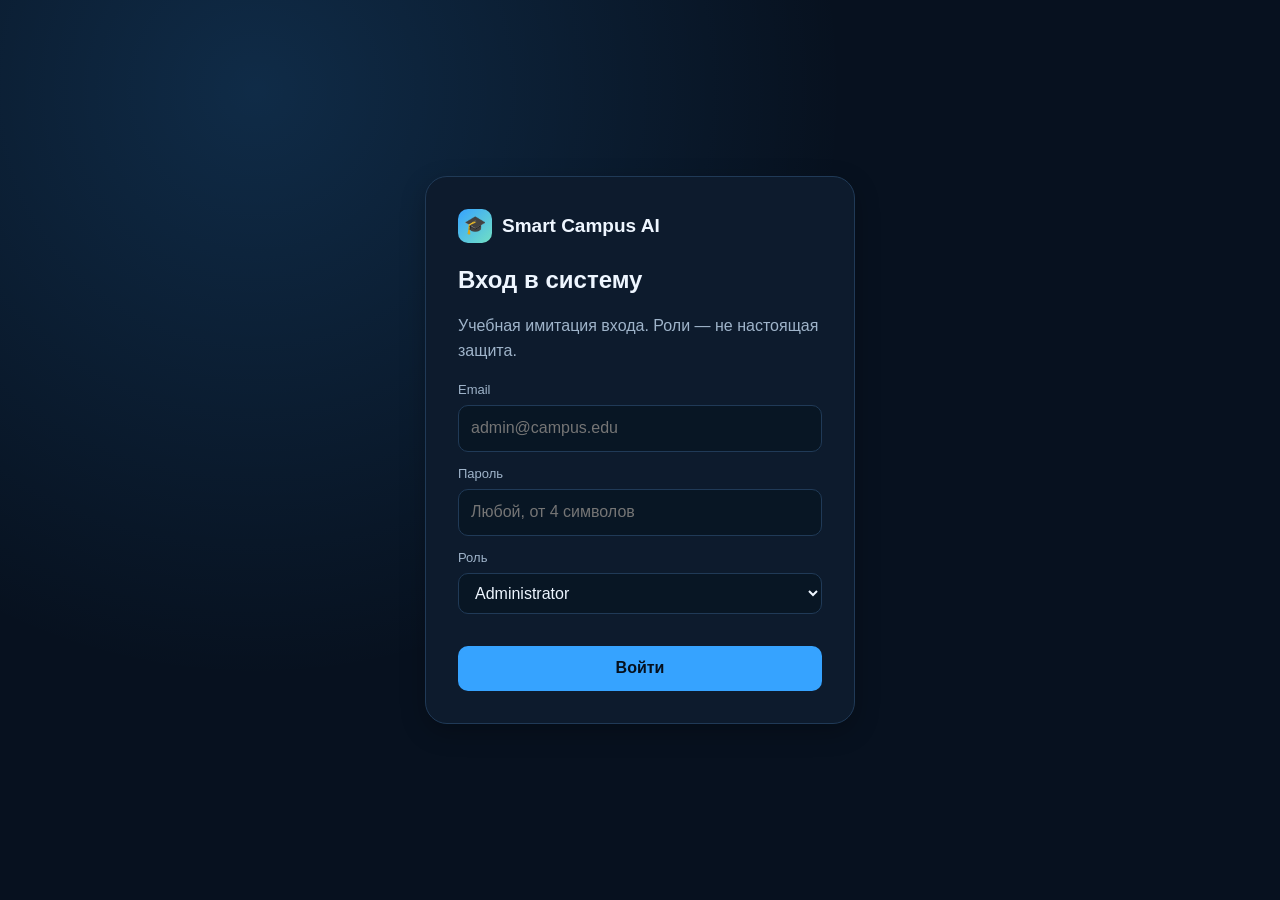
<file: index.html>
<!DOCTYPE html>
<html lang="ru">
<head>
<meta charset="UTF-8">
<meta name="viewport" content="width=device-width, initial-scale=1.0">
<title>Вход — Smart Campus AI</title>
<link rel="stylesheet" href="assets/css/style.css">
</head>
<body>
<main class="login-page">
  <form class="login-card" id="loginForm" novalidate>
    <div class="brand"><span class="logo">🎓</span> Smart Campus AI</div>
    <h2>Вход в систему</h2>
    <p class="muted">Учебная имитация входа. Роли — не настоящая защита.</p>

    <div class="form-row">
      <label for="email">Email</label>
      <input id="email" type="email" placeholder="admin@campus.edu" autocomplete="username" required>
    </div>
    <div class="form-row">
      <label for="password">Пароль</label>
      <input id="password" type="password" placeholder="Любой, от 4 символов" autocomplete="current-password" required>
    </div>
    <div class="form-row">
      <label for="role">Роль</label>
      <select id="role">
        <option>Administrator</option>
        <option>Engineer</option>
        <option>Operator</option>
      </select>
    </div>
    <div class="err" id="err" role="alert"></div>
    <button class="btn" type="submit" style="width:100%">Войти</button>
  </form>
</main>
<script src="assets/js/storage.js"></script>
<script src="assets/js/login.js"></script>
</body>
</html>
</file>
<file: assets/css/style.css>
/* Smart Campus AI — общий стиль (тёмная тема по умолчанию, светлая через body.light) */
:root{
  --bg:#07111f;--panel:#0d1b2d;--panel2:#10243c;--text:#eef6ff;--muted:#9fb4ca;
  --line:#203a57;--accent:#36a3ff;--green:#72e0c4;--yellow:#ffc857;--red:#ff7070;--violet:#b38cff;
  --input:#081624;--shadow:0 8px 24px rgba(0,0,0,.25);
}
body.light{
  --bg:#f2f6fb;--panel:#ffffff;--panel2:#e8f0f9;--text:#10243c;--muted:#52677d;
  --line:#d3dfec;--accent:#1478d4;--green:#12906f;--yellow:#b97a00;--red:#d13b3b;--violet:#7a52d1;
  --input:#f7fafd;--shadow:0 8px 24px rgba(20,60,100,.08);
}
*{box-sizing:border-box}
html{scroll-behavior:smooth}
body{margin:0;font-family:Inter,"Segoe UI",Arial,sans-serif;background:var(--bg);color:var(--text);line-height:1.55}
a{color:var(--accent)}
h1,h2,h3{margin:0 0 .4em}
.muted{color:var(--muted)}

/* ---------- Layout ---------- */
.app{display:grid;grid-template-columns:240px 1fr;min-height:100vh}
.sidebar{background:var(--panel);border-right:1px solid var(--line);padding:20px 14px;position:sticky;top:0;height:100vh;display:flex;flex-direction:column;gap:6px;z-index:40}
.brand{display:flex;align-items:center;gap:10px;font-weight:800;font-size:19px;padding:6px 10px 18px}
.brand .logo{width:34px;height:34px;border-radius:10px;background:linear-gradient(135deg,var(--accent),var(--green));display:grid;place-items:center;color:#06101d;font-size:18px}
.sidebar a.nav{display:flex;gap:10px;align-items:center;padding:11px 12px;border-radius:11px;color:var(--muted);text-decoration:none;font-weight:600}
.sidebar a.nav:hover{background:var(--panel2);color:var(--text)}
.sidebar a.nav.active{background:var(--accent);color:#06101d}
.sidebar .spacer{flex:1}
.main{min-width:0}
.topbar{display:flex;align-items:center;gap:12px;padding:14px 26px;border-bottom:1px solid var(--line);background:var(--panel);position:sticky;top:0;z-index:30}
.menu-btn{display:none}
.search-global{flex:1;max-width:460px}
.topbar .right{margin-left:auto;display:flex;align-items:center;gap:10px}
.icon-btn{position:relative;border:1px solid var(--line);background:var(--panel2);color:var(--text);border-radius:10px;width:40px;height:40px;cursor:pointer;font-size:17px}
.icon-btn .count{position:absolute;top:-6px;right:-6px;background:var(--red);color:#fff;border-radius:999px;font-size:11px;min-width:18px;height:18px;display:grid;place-items:center;padding:0 4px}
.profile{display:flex;align-items:center;gap:9px;font-size:14px}
.avatar{width:36px;height:36px;border-radius:50%;background:var(--violet);color:#fff;display:grid;place-items:center;font-weight:800}
.content{padding:26px;max-width:1500px}
.page-head{display:flex;flex-wrap:wrap;justify-content:space-between;align-items:end;gap:12px;margin-bottom:20px}
.page-head h1{font-size:30px;margin:0}

/* ---------- Notifications dropdown ---------- */
.notif-wrap{position:relative}
.notif-panel{display:none;position:absolute;right:0;top:48px;width:340px;max-height:420px;overflow:auto;background:var(--panel);border:1px solid var(--line);border-radius:14px;box-shadow:var(--shadow);padding:10px;z-index:60}
.notif-panel.open{display:block}
.notif-item{padding:10px;border-radius:10px;border-left:4px solid var(--yellow);background:var(--panel2);margin-bottom:8px;font-size:13px}
.notif-item.critical{border-left-color:var(--red)}
.notif-item b{display:block}

/* ---------- Cards / grids ---------- */
.kpis{display:grid;grid-template-columns:repeat(auto-fit,minmax(190px,1fr));gap:14px;margin-bottom:18px}
.kpi{background:var(--panel);border:1px solid var(--line);border-radius:16px;padding:18px;box-shadow:var(--shadow)}
.kpi small{color:var(--muted);display:block}
.kpi b{font-size:30px;display:block;margin-top:4px}
.kpi .sub{font-size:12px;color:var(--muted)}
.grid2{display:grid;grid-template-columns:repeat(2,1fr);gap:16px;margin-bottom:16px}
.grid3{display:grid;grid-template-columns:repeat(3,1fr);gap:16px;margin-bottom:16px}
.card{background:var(--panel);border:1px solid var(--line);border-radius:16px;padding:18px;box-shadow:var(--shadow)}
.card h3{font-size:17px}
.chart-box{position:relative;height:260px}

/* ---------- Tables / forms ---------- */
.table-wrap{overflow-x:auto;border:1px solid var(--line);border-radius:14px;background:var(--panel)}
table{width:100%;border-collapse:collapse;min-width:640px}
th,td{padding:11px 13px;border-bottom:1px solid var(--line);text-align:left;font-size:14px;white-space:nowrap}
th{background:var(--panel2);font-size:12px;text-transform:uppercase;letter-spacing:.05em;color:var(--muted)}
tr:last-child td{border-bottom:0}
tbody tr:hover{background:var(--panel2)}
.toolbar{display:flex;flex-wrap:wrap;gap:10px;margin-bottom:14px}
input,select,textarea{background:var(--input);color:var(--text);border:1px solid var(--line);border-radius:10px;padding:10px 12px;font:inherit;min-width:0}
input:focus,select:focus,textarea:focus{outline:2px solid var(--accent);outline-offset:0}
.toolbar input{flex:1;min-width:200px}
.btn{display:inline-block;padding:10px 15px;border-radius:10px;background:var(--accent);color:#06101d;font-weight:800;border:0;cursor:pointer;font:inherit;font-weight:700}
.btn.secondary{background:transparent;border:1px solid var(--line);color:var(--text)}
.btn.danger{background:var(--red);color:#fff}
.btn.sm{padding:6px 10px;font-size:13px}
.badge{display:inline-block;padding:3px 10px;border-radius:999px;font-size:12px;font-weight:700}
.b-normal,.b-online,.b-done{background:rgba(114,224,196,.16);color:var(--green)}
.b-warning,.b-medium,.b-progress{background:rgba(255,200,87,.16);color:var(--yellow)}
.b-critical,.b-offline,.b-high,.b-open{background:rgba(255,112,112,.16);color:var(--red)}
.b-low{background:rgba(54,163,255,.16);color:var(--accent)}
.empty{padding:28px;text-align:center;color:var(--muted)}

/* ---------- Modal ---------- */
.modal-bg{display:none;position:fixed;inset:0;background:rgba(0,0,0,.55);z-index:80;align-items:center;justify-content:center;padding:16px}
.modal-bg.open{display:flex}
.modal{background:var(--panel);border:1px solid var(--line);border-radius:18px;padding:24px;width:min(520px,100%);max-height:92vh;overflow:auto}
.form-row{display:grid;gap:5px;margin-bottom:12px}
.form-row label{font-size:13px;color:var(--muted)}
.modal .actions{display:flex;gap:10px;justify-content:flex-end;margin-top:8px}

/* ---------- AI analytics ---------- */
.risk-list{display:grid;gap:10px}
.anomaly{border:1px solid var(--line);border-left:5px solid var(--yellow);border-radius:12px;padding:14px;background:var(--panel)}
.anomaly.critical{border-left-color:var(--red)}
.anomaly.low{border-left-color:var(--accent)}
.anomaly .top{display:flex;justify-content:space-between;gap:10px;flex-wrap:wrap}
.anomaly .rec{margin-top:6px;color:var(--green);font-size:14px}
.anomaly .why{color:var(--muted);font-size:14px}

/* ---------- Login ---------- */
.login-page{min-height:100vh;display:grid;place-items:center;padding:20px;background:radial-gradient(circle at 20% 10%,rgba(54,163,255,.18),transparent 45%),var(--bg)}
.login-card{width:min(430px,100%);background:var(--panel);border:1px solid var(--line);border-radius:22px;padding:32px;box-shadow:var(--shadow)}
.login-card .brand{padding:0 0 18px}
.login-card .form-row input,.login-card .form-row select{width:100%}
.err{color:var(--red);font-size:14px;min-height:20px}

/* ---------- Toast ---------- */
.toast{position:fixed;bottom:20px;right:20px;background:var(--panel2);border:1px solid var(--line);padding:12px 16px;border-radius:12px;z-index:100;box-shadow:var(--shadow);animation:pop .25s ease}
@keyframes pop{from{transform:translateY(10px);opacity:0}to{transform:none;opacity:1}}

/* ---------- Responsive ---------- */
@media(max-width:1000px){.grid3{grid-template-columns:1fr 1fr}}
@media(max-width:860px){
  .app{grid-template-columns:1fr}
  .sidebar{position:fixed;left:0;top:0;width:250px;transform:translateX(-105%);transition:transform .25s;box-shadow:var(--shadow)}
  .sidebar.open{transform:none}
  .menu-btn{display:block}
  .grid2,.grid3{grid-template-columns:1fr}
  .content{padding:16px}
  .topbar{padding:12px 14px}
  .profile .pname{display:none}
  .notif-panel{position:fixed;left:10px;right:10px;top:64px;width:auto}
}
@media(max-width:520px){
  .search-global{display:none}
  .page-head h1{font-size:24px}
  .kpis{grid-template-columns:1fr 1fr}
  .kpi b{font-size:24px}
}
@media(prefers-reduced-motion:reduce){*{animation:none!important;transition:none!important}}
</file>
